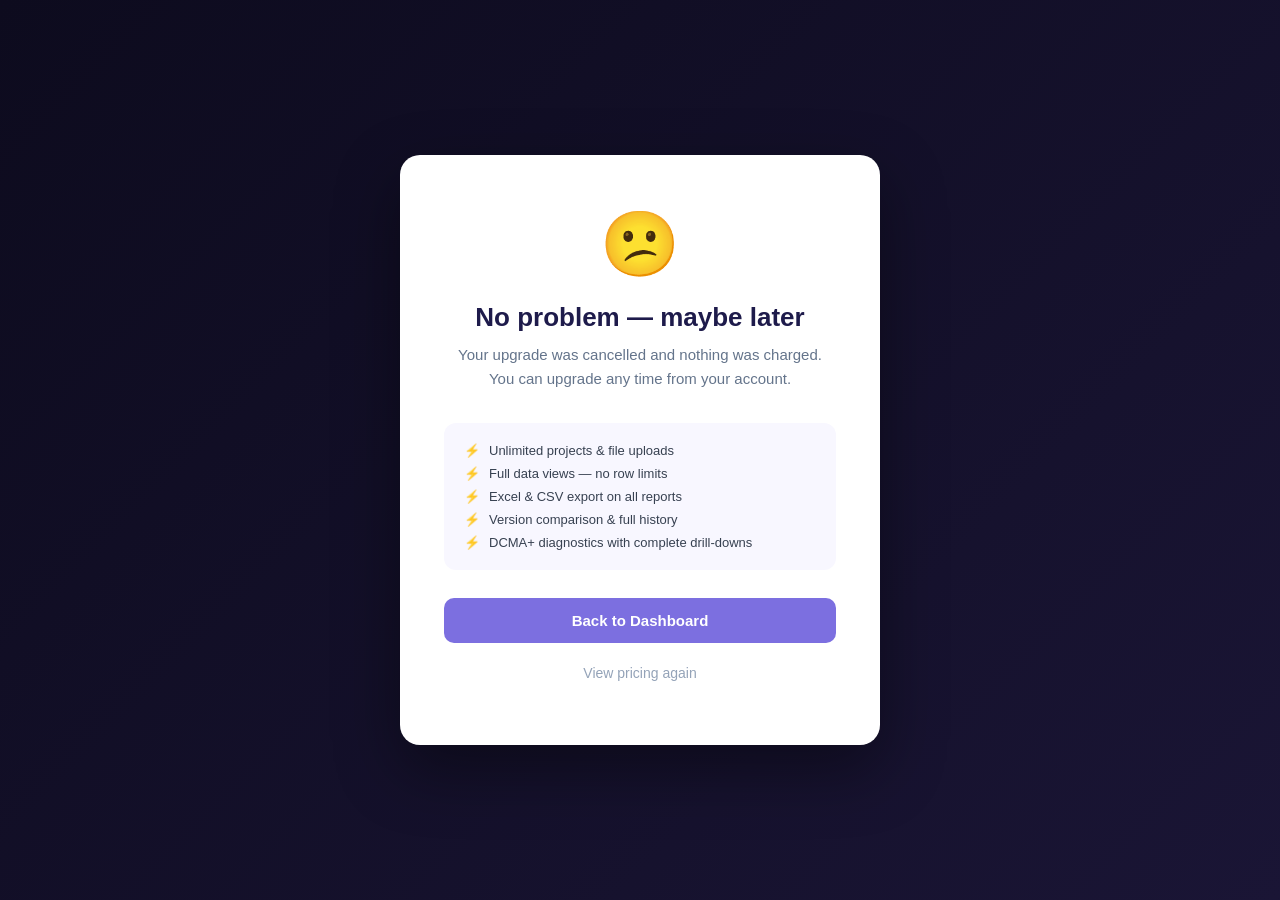
<file: upgrade-cancel.html>
<!DOCTYPE html>
<html lang="en">
<head>
  <meta charset="UTF-8"/>
  <meta name="viewport" content="width=device-width,initial-scale=1"/>
  <title>Upgrade Cancelled — Construct Check</title>
  <link rel="icon" href="favicon.ico"/>
  <style>
    * { box-sizing:border-box; margin:0; padding:0; }
    body {
      font-family:'Segoe UI',Arial,sans-serif;
      background:linear-gradient(135deg,#0d0b1e 0%,#1a1535 100%);
      min-height:100vh;
      display:flex;
      align-items:center;
      justify-content:center;
      padding:24px;
    }
    .card {
      background:#fff;
      border-radius:20px;
      padding:52px 44px;
      max-width:480px;
      width:100%;
      text-align:center;
      box-shadow:0 24px 64px rgba(0,0,0,0.4);
    }
    .icon { font-size:64px; margin-bottom:20px; }
    h1 { font-size:26px; font-weight:800; color:#1e1b4b; margin-bottom:10px; }
    .sub { font-size:15px; color:#64748b; line-height:1.6; margin-bottom:32px; }
    .features {
      background:#f8f7ff;
      border-radius:12px;
      padding:16px 20px;
      text-align:left;
      margin-bottom:28px;
    }
    .features li {
      list-style:none;
      font-size:13px;
      color:#374151;
      padding:4px 0;
      display:flex;
      align-items:center;
      gap:9px;
    }
    .features li::before { content:'⚡'; }
    .btn {
      display:inline-block;
      width:100%;
      padding:14px;
      background:#7c6fe0;
      color:#fff;
      font-size:15px;
      font-weight:700;
      border:none;
      border-radius:10px;
      cursor:pointer;
      text-decoration:none;
      transition:background 0.2s;
      margin-bottom:10px;
    }
    .btn:hover { background:#5b4ec4; }
    .btn-ghost {
      display:inline-block;
      width:100%;
      padding:12px;
      background:transparent;
      color:#94a3b8;
      font-size:14px;
      border:none;
      cursor:pointer;
      text-decoration:none;
    }
    .btn-ghost:hover { color:#64748b; }
  </style>
</head>
<body>
  <div class="card">
    <div class="icon">😕</div>
    <h1>No problem — maybe later</h1>
    <p class="sub">Your upgrade was cancelled and nothing was charged. You can upgrade any time from your account.</p>
    <ul class="features">
      <li>Unlimited projects &amp; file uploads</li>
      <li>Full data views — no row limits</li>
      <li>Excel &amp; CSV export on all reports</li>
      <li>Version comparison &amp; full history</li>
      <li>DCMA+ diagnostics with complete drill-downs</li>
    </ul>
    <a href="project.html" class="btn">Back to Dashboard</a>
    <a href="index.html#pricing" class="btn-ghost">View pricing again</a>
  </div>
</body>
</html>
</file>
